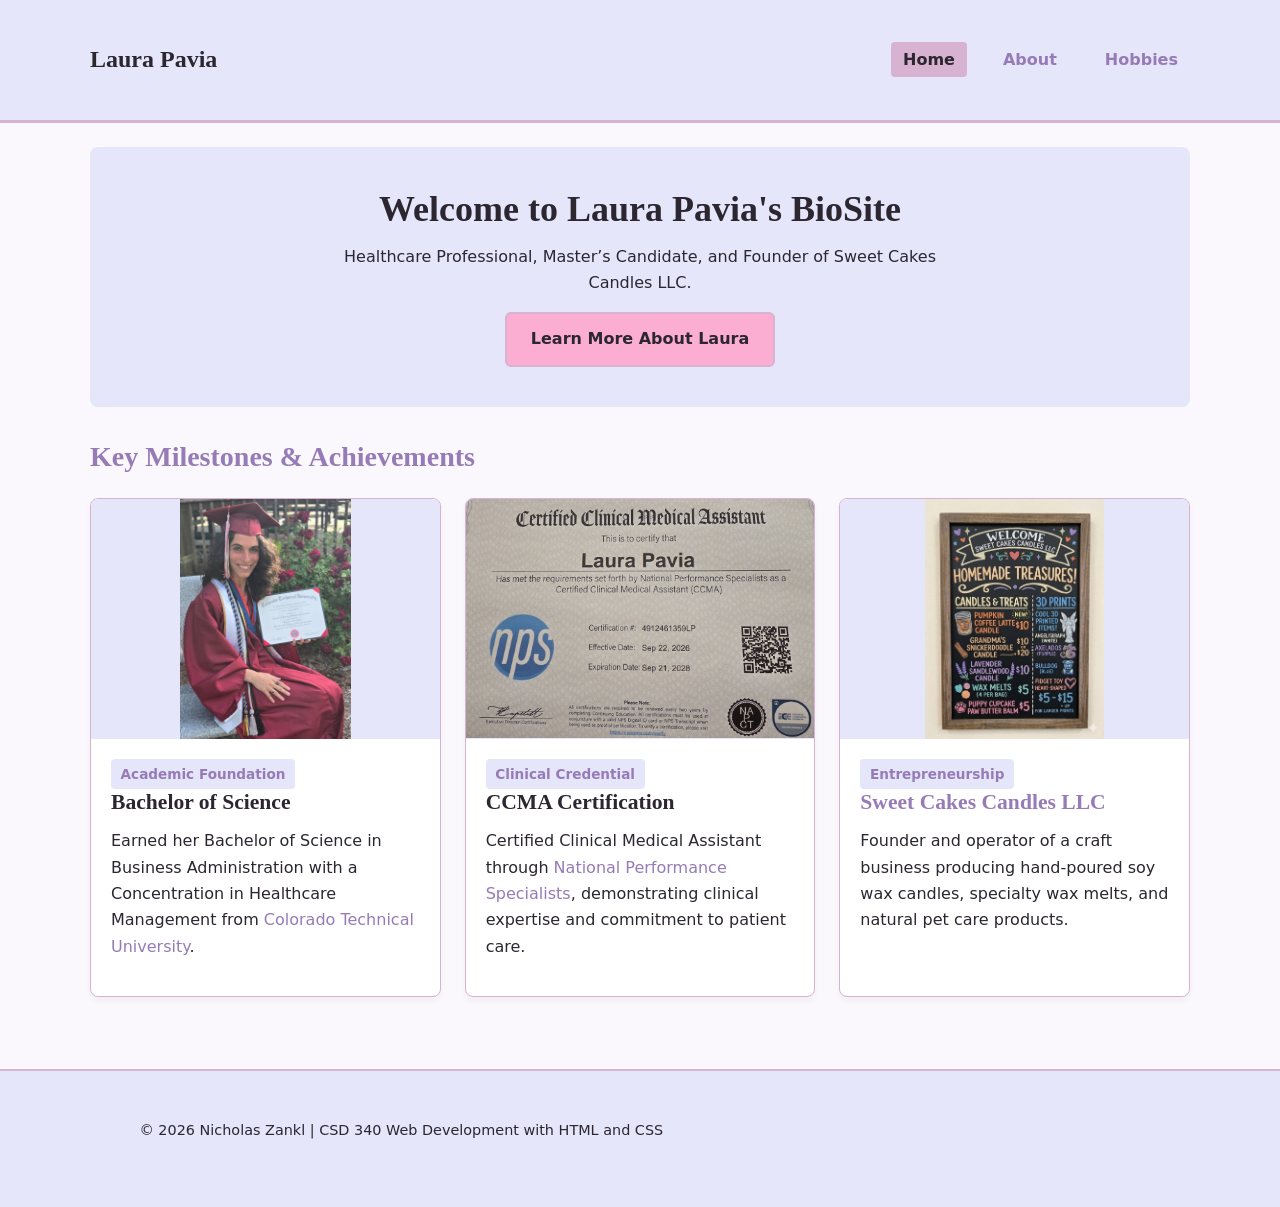
<file: index.html>
<!--
 * Title: index.html
 * Assignment: Module 7.2
 * Author: Nicholas Zankl
 * Date: November 29, 2026
 * 
 * Purpose: Landing page for Laura Pavia's bioSite project
 -->
<!DOCTYPE html>
<html lang="en">
<head>
  <meta charset="UTF-8">
  <meta name="viewport" content="width=device-width, initial-scale=1.0">
  <title>Laura Pavia | Home</title>
  <link rel="stylesheet" href="css/site.css">
</head>
<body>

  <header class="site-header">
    <div class="container nav-wrapper">
      <span class="site-title">Laura Pavia</span>
      <nav class="main-nav">
        <ul>
          <li><a href="index.html" class="active">Home</a></li>
          <li><a href="about.html">About</a></li>
          <li><a href="hobbies.html">Hobbies</a></li>
        </ul>
      </nav>
    </div>
  </header>

  <main class="container">
    <section class="hero">
      <h1>Welcome to Laura Pavia's BioSite</h1>
      <p>Healthcare Professional, Master’s Candidate, and Founder of Sweet Cakes Candles LLC.</p>
      <a href="about.html" class="btn">Learn More About Laura</a>
    </section>

    <section>
      <h2>Key Milestones &amp; Achievements</h2>
      <div class="grid-3col">
        
        <article class="card">
          <img src="images/graduation.jpg" alt="Laura holding her CTU Bachelor of Science diploma" class="card-img">
          <div class="card-body">
            <span class="badge">Academic Foundation</span>
            <h3>Bachelor of Science</h3>
            <p>Earned her Bachelor of Science in Business Administration with a Concentration in Healthcare Management from <a href="https://www.coloradotech.edu/" target="_blank" rel="noopener noreferrer">Colorado Technical University</a>.</p>
          </div>
        </article>

        <article class="card">
          <img src="images/ccma-cert.jpg" alt="Laura's Certified Clinical Medical Assistant Certificate" class="card-img">
          <div class="card-body">
            <span class="badge">Clinical Credential</span>
            <h3>CCMA Certification</h3>
            <p>Certified Clinical Medical Assistant through <a href="https://npscerts.com/" target="_blank" rel="noopener noreferrer">National Performance Specialists</a>, demonstrating clinical expertise and commitment to patient care.</p>
          </div>
        </article>

        <article class="card">
          <img src="images/menu-board.jpg" alt="Chalkboard product menu for Sweet Cakes Candles LLC" class="card-img">
          <div class="card-body">
            <span class="badge">Entrepreneurship</span>
            <h3><a href="https://www.facebook.com/share/1MctZQp19n/" target="_blank" rel="noopener noreferrer">Sweet Cakes Candles LLC</a></h3>
            <p>Founder and operator of a craft business producing hand-poured soy wax candles, specialty wax melts, and natural pet care products.</p>
          </div>
        </article>

      </div>
    </section>
  </main>

  <footer class="site-footer">
    <div class="container">
      <p>&copy; 2026 Nicholas Zankl | CSD 340 Web Development with HTML and CSS</p>
    </div>
  </footer>

</body>
</html>
</file>
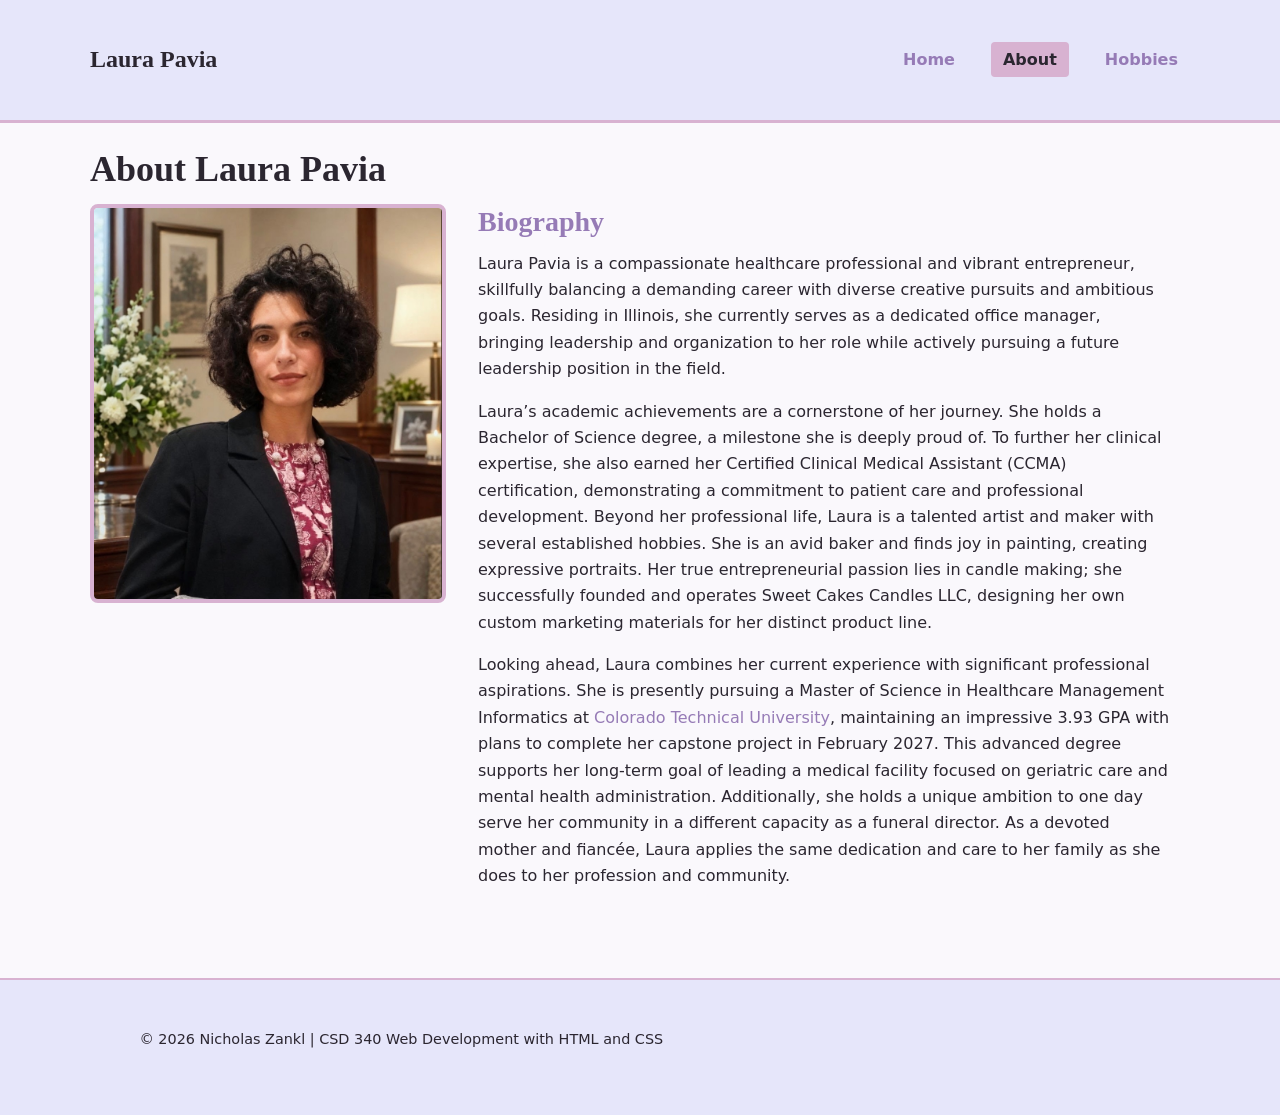
<file: about.html>
<!--
 * Title: about.html
 * Assignment: Module 7.2
 * Author: Nicholas Zankl
 * Date: November 29, 2026
 * 
 * Purpose: About page displaying Laura Pavia's professional biography
 -->
<!DOCTYPE html>
<html lang="en">
<head>
  <meta charset="UTF-8">
  <meta name="viewport" content="width=device-width, initial-scale=1.0">
  <title>Laura Pavia | About</title>
  <link rel="stylesheet" href="css/site.css">
</head>
<body>

  <header class="site-header">
    <div class="container nav-wrapper">
      <span class="site-title">Laura Pavia</span>
      <nav class="main-nav">
        <ul>
          <li><a href="index.html">Home</a></li>
          <li><a href="about.html" class="active">About</a></li>
          <li><a href="hobbies.html">Hobbies</a></li>
        </ul>
      </nav>
    </div>
  </header>

  <main class="container">
    <h1>About Laura Pavia</h1>
    
    <div class="about-layout">
      <aside class="portrait-container">
        <img src="images/portrait.jpg" alt="Professional portrait of Laura Pavia" class="portrait-img">
      </aside>

      <article class="bio-text">
        <h2>Biography</h2>
        <p>Laura Pavia is a compassionate healthcare professional and vibrant entrepreneur, skillfully balancing a demanding career with diverse creative pursuits and ambitious goals. Residing in Illinois, she currently serves as a dedicated office manager, bringing leadership and organization to her role while actively pursuing a future leadership position in the field.</p>
        
        <p>Laura’s academic achievements are a cornerstone of her journey. She holds a Bachelor of Science degree, a milestone she is deeply proud of. To further her clinical expertise, she also earned her Certified Clinical Medical Assistant (CCMA) certification, demonstrating a commitment to patient care and professional development. Beyond her professional life, Laura is a talented artist and maker with several established hobbies. She is an avid baker and finds joy in painting, creating expressive portraits. Her true entrepreneurial passion lies in candle making; she successfully founded and operates Sweet Cakes Candles LLC, designing her own custom marketing materials for her distinct product line.</p>
        
        <p>Looking ahead, Laura combines her current experience with significant professional aspirations. She is presently pursuing a Master of Science in Healthcare Management Informatics at <a href="https://www.coloradotech.edu/" target="_blank" rel="noopener noreferrer">Colorado Technical University</a>, maintaining an impressive 3.93 GPA with plans to complete her capstone project in February 2027. This advanced degree supports her long-term goal of leading a medical facility focused on geriatric care and mental health administration. Additionally, she holds a unique ambition to one day serve her community in a different capacity as a funeral director. As a devoted mother and fiancée, Laura applies the same dedication and care to her family as she does to her profession and community.</p>
      </article>
    </div>
  </main>

  <footer class="site-footer">
    <div class="container">
      <p>&copy; 2026 Nicholas Zankl | CSD 340 Web Development with HTML and CSS</p>
    </div>
  </footer>

</body>
</html>
</file>
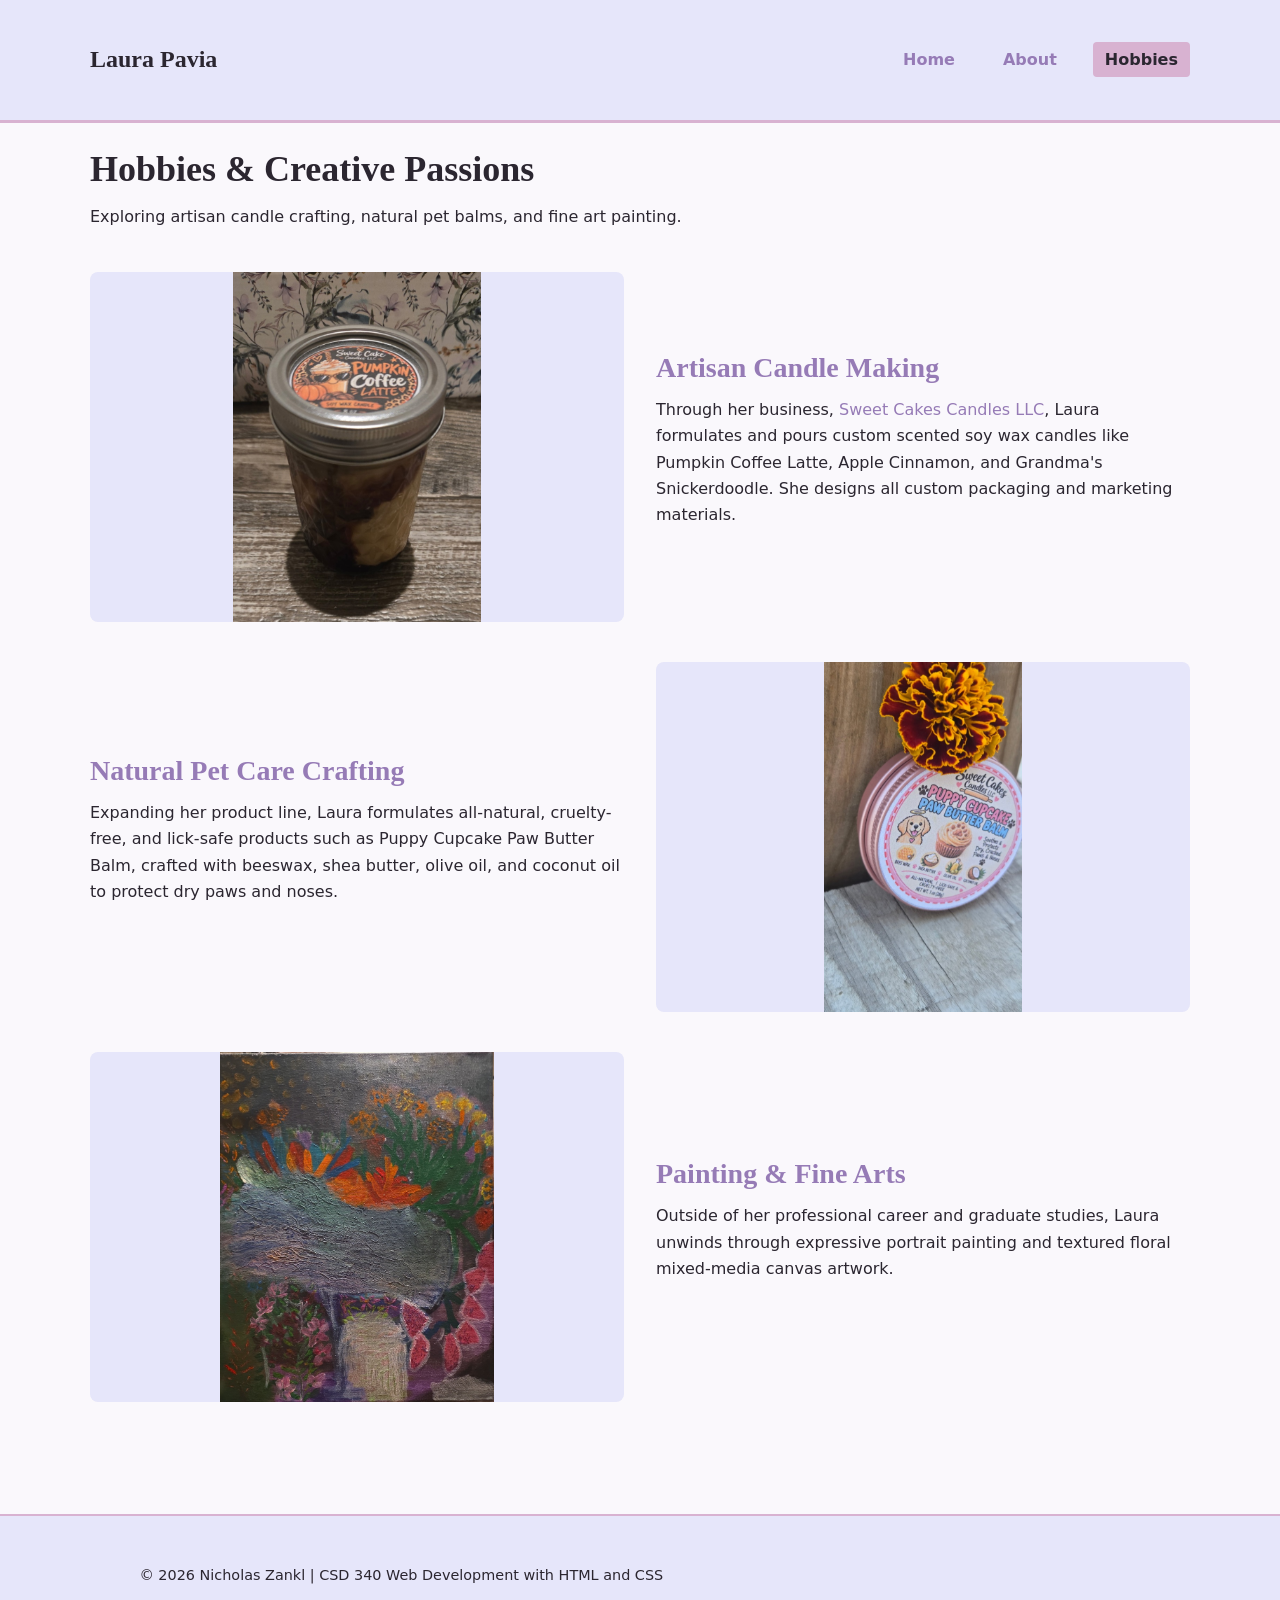
<file: hobbies.html>
<!--
 * Title: hobbies.html
 * Assignment: Module 7.2
 * Author: Nicholas Zankl
 * Date: November 29, 2026
 * 
 * Purpose: Hobbies page showcasing Laura's candle crafting, pet balms, and painting
 -->
<!DOCTYPE html>
<html lang="en">
<head>
  <meta charset="UTF-8">
  <meta name="viewport" content="width=device-width, initial-scale=1.0">
  <title>Laura Pavia | Hobbies</title>
  <link rel="stylesheet" href="css/site.css">
</head>
<body>

  <header class="site-header">
    <div class="container nav-wrapper">
      <span class="site-title">Laura Pavia</span>
      <nav class="main-nav">
        <ul>
          <li><a href="index.html">Home</a></li>
          <li><a href="about.html">About</a></li>
          <li><a href="hobbies.html" class="active">Hobbies</a></li>
        </ul>
      </nav>
    </div>
  </header>

  <main class="container">
    <h1>Hobbies &amp; Creative Passions</h1>
    <p>Exploring artisan candle crafting, natural pet balms, and fine art painting.</p>
    <br>

    <section class="zigzag-item">
      <img src="images/candles.jpg" alt="Sweet Cakes Candles LLC Pumpkin Coffee Latte Candle" class="card-img" style="height: auto; max-height: 350px; border-radius: 8px;">
      <div class="zigzag-text">
        <h2>Artisan Candle Making</h2>
        <p>Through her business, <a href="https://www.facebook.com/share/1MctZQp19n/" target="_blank" rel="noopener noreferrer">Sweet Cakes Candles LLC</a>, Laura formulates and pours custom scented soy wax candles like Pumpkin Coffee Latte, Apple Cinnamon, and Grandma's Snickerdoodle. She designs all custom packaging and marketing materials.</p>
      </div>
    </section>

    <section class="zigzag-item reverse">
      <img src="images/paw-balm.jpg" alt="Puppy Cupcake Paw Butter Balm container" class="card-img" style="height: auto; max-height: 350px; border-radius: 8px;">
      <div class="zigzag-text">
        <h2>Natural Pet Care Crafting</h2>
        <p>Expanding her product line, Laura formulates all-natural, cruelty-free, and lick-safe products such as Puppy Cupcake Paw Butter Balm, crafted with beeswax, shea butter, olive oil, and coconut oil to protect dry paws and noses.</p>
      </div>
    </section>

    <section class="zigzag-item">
      <img src="images/painting.jpg" alt="Expressive floral mixed-media painting by Laura" class="card-img" style="height: auto; max-height: 350px; border-radius: 8px;">
      <div class="zigzag-text">
        <h2>Painting &amp; Fine Arts</h2>
        <p>Outside of her professional career and graduate studies, Laura unwinds through expressive portrait painting and textured floral mixed-media canvas artwork.</p>
      </div>
    </section>
  </main>

  <footer class="site-footer">
    <div class="container">
      <p>&copy; 2026 Nicholas Zankl | CSD 340 Web Development with HTML and CSS</p>
    </div>
  </footer>

</body>
</html>
</file>
<file: css/site.css>
/**
 * Title: site.css
 * Assignment: Module 6.3, Development
 * Author: Nicholas Zankl
 * Date: November 22, 2026
 * 
 * Purpose: Global Atomic Design stylesheet for Laura Pavia's bioSite project
 */

/* ==========================================
   ATOMIC LEVEL: VARIABLES & RESET
   ========================================== */
:root {
  --color-classic-lavender: #E6E6FA;
  --color-lavender-pink: #FBAED2;
  --color-pink-lavender: #D8B2D1;
  --color-lavender-purple: #967BB6;
  --color-lilac: #C8A2C8;
  --color-plum: #DDA0DD;
  
  --color-dark-text: #2B2630;
  --color-body-bg: #FAF8FC;
  --color-card-bg: #FFFFFF;

  --font-heading: 'Merriweather', Georgia, serif;
  --font-body: 'Inter', system-ui, -apple-system, sans-serif;
  
  --lh-heading: 1.25;
  --lh-body: 1.65;
}

*, *::before, *::after {
  box-sizing: border-box;
  margin: 0;
  padding: 0;
}

body {
  font-family: var(--font-body);
  font-size: 1rem;
  line-height: var(--lh-body);
  color: var(--color-dark-text);
  background-color: var(--color-body-bg);
}

/* ==========================================
   ATOMIC LEVEL: TYPOGRAPHY & BUTTONS
   ========================================== */
h1, h2, h3, h4 {
  font-family: var(--font-heading);
  line-height: var(--lh-heading);
  color: var(--color-dark-text);
  margin-bottom: 0.75rem;
}

h1 { font-size: 2.25rem; }
h2 { font-size: 1.75rem; color: var(--color-lavender-purple); }
h3 { font-size: 1.35rem; color: var(--color-dark-text); }

p {
  margin-bottom: 1rem;
  max-width: 68ch;
}

a {
  color: var(--color-lavender-purple);
  text-decoration: none;
  transition: color 0.2s ease;
}

a:hover, a:focus {
  color: var(--color-plum);
  text-decoration: underline;
}

.btn {
  display: inline-block;
  padding: 0.75rem 1.5rem;
  font-family: var(--font-body);
  font-weight: 600;
  border-radius: 6px;
  background-color: var(--color-lavender-pink);
  color: var(--color-dark-text);
  border: 2px solid var(--color-pink-lavender);
  cursor: pointer;
  text-decoration: none;
  transition: background-color 0.2s ease;
}

.btn:hover {
  background-color: var(--color-lilac);
  text-decoration: none;
}

.badge {
  display: inline-block;
  padding: 0.25rem 0.6rem;
  font-size: 0.85rem;
  font-weight: 600;
  border-radius: 4px;
  background-color: var(--color-classic-lavender);
  color: var(--color-lavender-purple);
}

/* ==========================================
   MOLECULE LEVEL: CONTAINER & HEADER NAV
   ========================================== */
.container {
  width: 90%;
  max-width: 1100px;
  margin: 0 auto;
  padding: 1.5rem 0;
}

.site-header {
  background-color: var(--color-classic-lavender);
  border-bottom: 3px solid var(--color-pink-lavender);
  padding: 1rem 0;
}

.nav-wrapper {
  display: flex;
  justify-content: space-between;
  align-items: center;
  flex-wrap: wrap;
}

.site-title {
  font-family: var(--font-heading);
  font-size: 1.5rem;
  font-weight: 700;
  color: var(--color-dark-text);
}

.main-nav ul {
  display: flex;
  list-style: none;
  gap: 1.5rem;
}

.main-nav a {
  font-weight: 600;
  padding: 0.5rem 0.75rem;
  border-radius: 4px;
}

.main-nav a.active {
  background-color: var(--color-pink-lavender);
  color: var(--color-dark-text);
}

/* ==========================================
   MOLECULE LEVEL: CARDS & LAYOUT GRIDS
   ========================================== */
.hero {
  background-color: var(--color-classic-lavender);
  border-radius: 8px;
  padding: 2.5rem;
  margin-bottom: 2rem;
  text-align: center;
  display: flex;
  flex-direction: column;
  align-items: center;
}

.hero p {
  max-width: 600px;
  margin-left: auto;
  margin-right: auto;
}

.grid-3col {
  display: grid;
  grid-template-columns: repeat(auto-fit, minmax(300px, 1fr));
  gap: 1.5rem;
  margin-top: 1.5rem;
}

.card {
  background: var(--color-card-bg);
  border: 1px solid var(--color-pink-lavender);
  border-radius: 8px;
  overflow: hidden;
  box-shadow: 0 4px 6px rgba(0, 0, 0, 0.04);
}

.card-img {
  width: 100%;
  height: 240px;
  object-fit: contain;
  background-color: var(--color-classic-lavender);
  display: block;
}

.card-body {
  padding: 1.25rem;
}

.about-layout {
  display: grid;
  grid-template-columns: 1fr 2fr;
  gap: 2rem;
  align-items: start;
}

@media (max-width: 768px) {
  .about-layout {
    grid-template-columns: 1fr;
  }
}

.portrait-img {
  width: 100%;
  border-radius: 8px;
  border: 4px solid var(--color-pink-lavender);
}

.zigzag-item {
  display: grid;
  grid-template-columns: 1fr 1fr;
  gap: 2rem;
  align-items: center;
  margin-bottom: 2.5rem;
}

.zigzag-item.reverse {
  direction: rtl;
}

.zigzag-item.reverse .zigzag-text {
  direction: ltr;
}

@media (max-width: 768px) {
  .zigzag-item, .zigzag-item.reverse {
    grid-template-columns: 1fr;
    direction: ltr;
  }
}

.site-footer {
  background-color: var(--color-classic-lavender);
  border-top: 2px solid var(--color-pink-lavender);
  text-align: center;
  padding: 1.5rem 0;
  margin-top: 3rem;
  font-size: 0.9rem;
}
</file>
